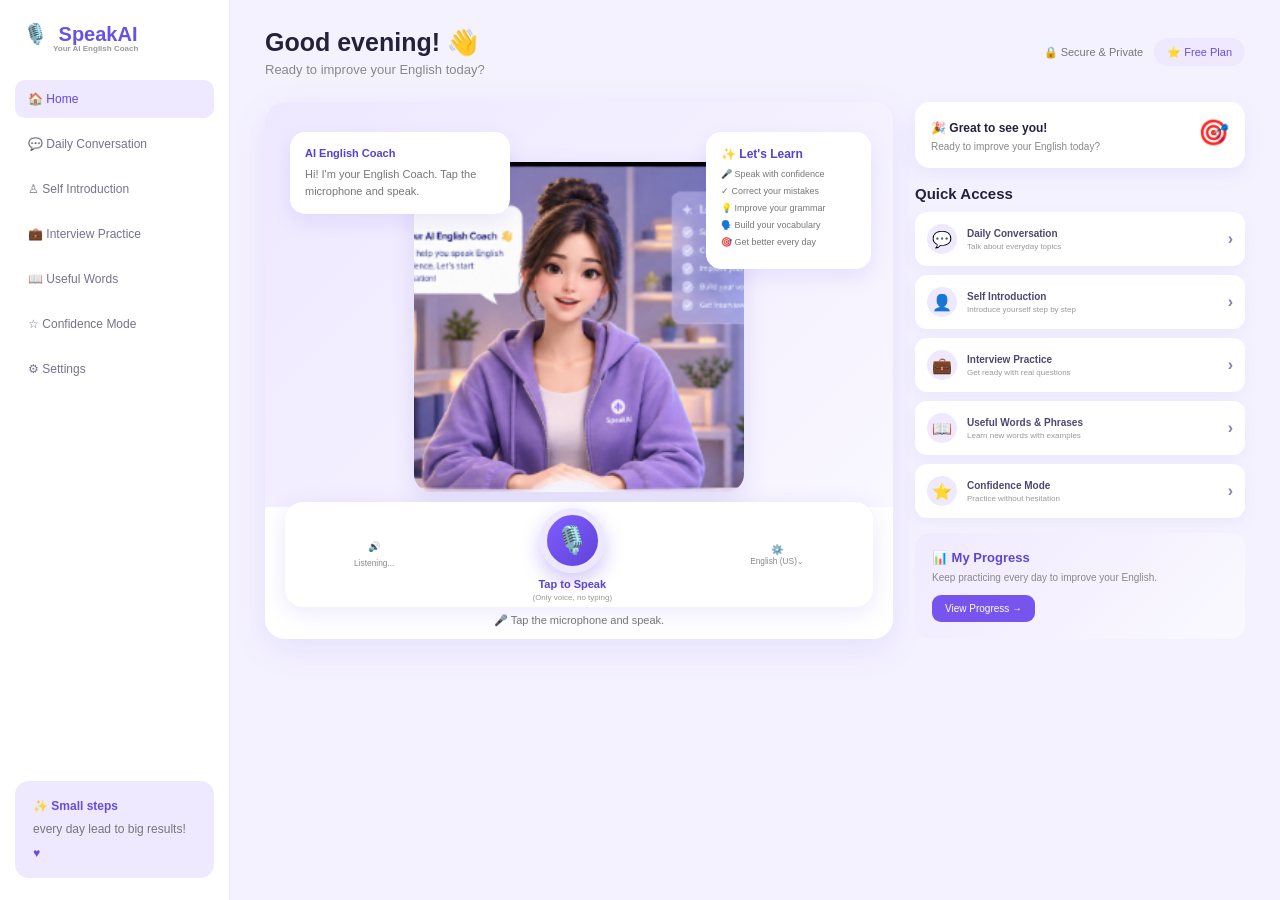
<file: index.html>
<!DOCTYPE html>
<html lang="en">

<head>
    <meta charset="UTF-8">
    <meta name="viewport" content="width=device-width, initial-scale=1.0">

    <title>SpeakAI - English Coach</title>

    <link rel="stylesheet" href="style.css">
</head>

<body>

<div class="app">

    <!-- SIDEBAR -->
    <aside class="sidebar">

        <div class="logo">
            🎙️ <span>SpeakAI</span>
            <small>Your AI English Coach</small>
        </div>

        <button class="active">🏠 Home</button>
        <button>💬 Daily Conversation</button>
        <button>♙ Self Introduction</button>
        <button>💼 Interview Practice</button>
        <button>📖 Useful Words</button>
        <button>☆ Confidence Mode</button>
        <button>⚙ Settings</button>

        <div class="sidebar-tip">
            <b>✨ Small steps</b>
            <p>every day lead to big results!</p>
            <span>♥</span>
        </div>

    </aside>


    <!-- MAIN -->
    <main class="main">

        <header class="topbar">

            <div>
                <h1>Good evening! 👋</h1>
                <p>Ready to improve your English today?</p>
            </div>

            <div class="badges">
                🔒 Secure & Private
                <span>⭐ Free Plan</span>
            </div>

        </header>


        <section class="content">

            <!-- AI AREA -->
            <div class="ai-card">

                <div class="girl-area">

                    <img
                        src="speakai_girl_reference.png"
                        class="ai-girl"
                        alt="SpeakAI Girl"
                    >

                    <div class="speech-bubble">

                        <b>👋 Hi! I'm your AI English Coach</b>

                        <p>
                            I'm here to help you speak
                            English confidently.
                            Let's practice together!
                        </p>

                    </div>

                    <div class="learn-box">

                        <h3>✨ Let's Learn</h3>

                        <p>🎤 Speak with confidence</p>
                        <p>✓ Correct your mistakes</p>
                        <p>💡 Improve your grammar</p>
                        <p>🗣️ Build your vocabulary</p>
                        <p>🎯 Get better every day</p>

                    </div>

                </div>


                <!-- VOICE BOX -->
                <div class="voice-box">

                    <div class="voice-side">

                        <div class="sound-icon">
                            🔊
                        </div>

                        <small>Listening...</small>

                    </div>


                    <div class="mic-area">

                        <button
                            id="micButton"
                            class="mic-button"
                        >
                            🎙️
                        </button>

                        <b>Tap to Speak</b>

                        <small>
                            (Only voice, no typing)
                        </small>

                    </div>


                    <div class="language">

                        <div>⚙️</div>

                        <small>
                            English (US)⌄
                        </small>

                    </div>

                </div>


                <div class="voice-status">

                    <p>
                        🎤 Tap the microphone and speak
                    </p>

                </div>

            </div>


            <!-- RIGHT PANEL -->
            <div class="right-panel">

                <div class="ready-card">

                    <div>
                        <b>🎉 Great to see you!</b>

                        <p>
                            Ready to improve your
                            English today?
                        </p>
                    </div>

                    <strong>🎯</strong>

                </div>


                <h2>Quick Access</h2>


                <div class="quick-card">

                    <span>💬</span>

                    <div>
                        <b>Daily Conversation</b>
                        <small>Talk about everyday topics</small>
                    </div>

                    <strong>›</strong>

                </div>


                <div class="quick-card">

                    <span>👤</span>

                    <div>
                        <b>Self Introduction</b>
                        <small>Introduce yourself step by step</small>
                    </div>

                    <strong>›</strong>

                </div>


                <div class="quick-card">

                    <span>💼</span>

                    <div>
                        <b>Interview Practice</b>
                        <small>Get ready with real questions</small>
                    </div>

                    <strong>›</strong>

                </div>


                <div class="quick-card">

                    <span>📖</span>

                    <div>
                        <b>Useful Words & Phrases</b>
                        <small>Learn new words with examples</small>
                    </div>

                    <strong>›</strong>

                </div>


                <div class="quick-card">

                    <span>⭐</span>

                    <div>
                        <b>Confidence Mode</b>
                        <small>Practice without hesitation</small>
                    </div>

                    <strong>›</strong>

                </div>


                <!-- PROGRESS -->
                <div class="progress-mini">

                    <h3>📊 My Progress</h3>

                    <p>
                        Keep practicing every day
                        to improve your English.
                    </p>

                    <a href="progress.html">
                        View Progress →
                    </a>

                </div>

            </div>

        </section>

    </main>

</div>


<!-- SCRIPTS -->
<script src="progress.js"></script>
<script src="script.js?v=5"></script>

</body>
</html>
</file>
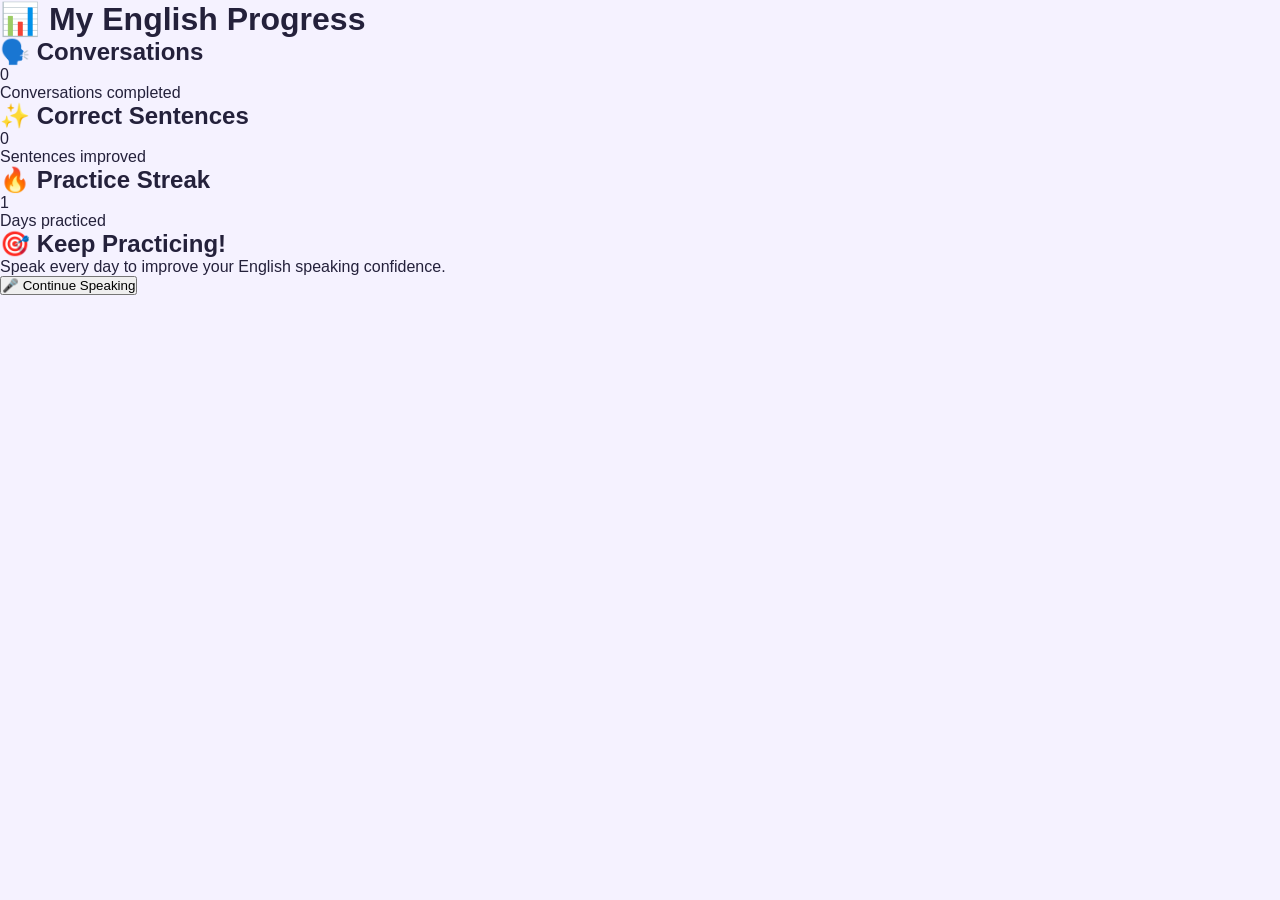
<file: progress.html>
<!DOCTYPE html>
<html lang="en">
<head>
    <meta charset="UTF-8">
    <meta name="viewport" content="width=device-width, initial-scale=1.0">
    <title>SpeakAI Progress</title>
    <link rel="stylesheet" href="style.css">
</head>

<body>

<div class="progress-page">

    <h1>📊 My English Progress</h1>

    <div class="progress-grid">

        <div class="progress-card">
            <h2>🗣️ Conversations</h2>
            <p class="progress-value" id="conversationCount">0</p>
            <span>Conversations completed</span>
        </div>

        <div class="progress-card">
            <h2>✨ Correct Sentences</h2>
            <p class="progress-value" id="correctCount">0</p>
            <span>Sentences improved</span>
        </div>

        <div class="progress-card">
            <h2>🔥 Practice Streak</h2>
            <p class="progress-value" id="streakCount">1</p>
            <span>Days practiced</span>
        </div>

    </div>

    <div class="progress-section">

        <h2>🎯 Keep Practicing!</h2>

        <p>
            Speak every day to improve your English
            speaking confidence.
        </p>

        <button onclick="goHome()">
            🎤 Continue Speaking
        </button>

    </div>

</div>

<script>

const conversations =
    Number(
        localStorage.getItem("conversations")
    ) || 0;

const correctSentences =
    Number(
        localStorage.getItem("correctSentences")
    ) || 0;

document.getElementById(
    "conversationCount"
).textContent = conversations;

document.getElementById(
    "correctCount"
).textContent = correctSentences;


function goHome() {

    window.location.href =
        "index.html";
}

</script>

</body>
</html>
</file>
<file: style.css>
* {
    margin: 0;
    padding: 0;
    box-sizing: border-box;
}

body {
    font-family: Arial, sans-serif;
    background: #f5f2ff;
    color: #24213b;
}

.app {
    min-height: 100vh;
    display: flex;
}

/* SIDEBAR */

.sidebar {
    width: 230px;
    background: white;
    padding: 22px 15px;
    border-right: 1px solid #eee8ff;
    display: flex;
    flex-direction: column;
    gap: 7px;
}

.logo {
    color: #6752e8;
    font-size: 20px;
    font-weight: bold;
    margin-bottom: 20px;
    padding-left: 8px;
}

.logo span {
    margin-left: 5px;
}

.logo small {
    display: block;
    font-size: 8px;
    color: #999;
    margin-left: 30px;
    margin-top: -2px;
}

.sidebar button {
    border: none;
    background: transparent;
    text-align: left;
    padding: 12px 13px;
    border-radius: 10px;
    color: #77718e;
    cursor: pointer;
    font-size: 12px;
    transition: .2s;
}

.sidebar button:hover,
.sidebar button.active {
    background: #eee9ff;
    color: #6049df;
}

.sidebar-tip {
    margin-top: auto;
    background: #eee9ff;
    padding: 18px;
    border-radius: 14px;
    color: #654de1;
    font-size: 12px;
}

.sidebar-tip p {
    margin-top: 7px;
    line-height: 1.5;
    color: #777;
}

.sidebar-tip span {
    display: block;
    margin-top: 8px;
}

/* MAIN */

.main {
    flex: 1;
    padding: 28px 35px;
}

.topbar {
    display: flex;
    justify-content: space-between;
    align-items: center;
    margin-bottom: 25px;
}

.topbar h1 {
    font-size: 25px;
}

.topbar p {
    color: #888;
    margin-top: 5px;
    font-size: 13px;
}

.badges {
    font-size: 11px;
    color: #777;
}

.badges span {
    background: #eee9ff;
    color: #674de2;
    padding: 8px 13px;
    border-radius: 20px;
    margin-left: 8px;
}

/* CONTENT */

.content {
    display: grid;
    grid-template-columns: minmax(500px, 1fr) 330px;
    gap: 22px;
}

/* AI CARD */

.ai-card {
    background: white;
    border-radius: 20px;
    overflow: hidden;
    box-shadow: 0 10px 35px #6752e81c;
}

.girl-area {
    height: 405px;
    background: linear-gradient(
        135deg,
        #eee8ff,
        #f9f7ff
    );
    position: relative;
    display: flex;
    justify-content: center;
    align-items: flex-end;
    overflow: hidden;
}

/* GIRL IMAGE */

.ai-girl {
    display: block;
    width: 330px;
    height: 330px;
    object-fit: cover;
    object-position: center;
    border-radius: 18px;
    margin: 0 auto 15px;
    box-shadow: 0 8px 25px #5c46c522;
}

/* SPEECH BUBBLE */

.speech-bubble {
    position: absolute;
    top: 30px;
    left: 25px;
    width: 220px;
    background: white;
    padding: 15px;
    border-radius: 15px;
    box-shadow: 0 8px 20px #6752e81c;
    font-size: 11px;
    z-index: 5;
}

.speech-bubble b {
    color: #5540cf;
}

.speech-bubble p {
    margin-top: 7px;
    color: #777;
    line-height: 1.5;
}

/* LEARN BOX */

.learn-box {
    position: absolute;
    top: 30px;
    right: 22px;
    background: white;
    padding: 15px;
    width: 165px;
    border-radius: 15px;
    box-shadow: 0 8px 20px #6752e81c;
    z-index: 5;
}

.learn-box h3 {
    font-size: 12px;
    color: #5540cf;
    margin-bottom: 8px;
}

.learn-box p {
    font-size: 9px;
    color: #777;
    margin: 7px 0;
}

/* VOICE BOX */

.voice-box {
    margin: -5px 20px 0;
    background: white;
    border-radius: 18px;
    box-shadow: 0 5px 25px #6752e822;
    min-height: 105px;
    display: flex;
    align-items: center;
    justify-content: space-around;
    position: relative;
    z-index: 10;
}

.voice-side,
.language {
    text-align: center;
    color: #888;
    font-size: 10px;
}

.sound-icon {
    color: #7654ed;
    margin-bottom: 5px;
}

.mic-area {
    text-align: center;
    display: flex;
    flex-direction: column;
    align-items: center;
}

.mic-button {
    width: 65px;
    height: 65px;
    border: 7px solid #eee8ff;
    border-radius: 50%;
    background: linear-gradient(
        135deg,
        #805cff,
        #6043d9
    );
    color: white;
    font-size: 27px;
    cursor: pointer;
    box-shadow: 0 8px 20px #7654ed55;
    transition: .2s;
}

.mic-button:hover {
    transform: scale(1.05);
}

.mic-button.listening {
    animation: pulse 1s infinite;
}

@keyframes pulse {
    0% {
        box-shadow: 0 0 0 0 #7654ed66;
    }

    70% {
        box-shadow: 0 0 0 18px #7654ed00;
    }

    100% {
        box-shadow: 0 0 0 0 #7654ed00;
    }
}

.mic-area b {
    font-size: 11px;
    color: #5942d2;
    margin-top: 5px;
}

.mic-area small {
    font-size: 8px;
    color: #999;
    margin-top: 3px;
}

/* VOICE STATUS */

.voice-status {
    text-align: center;
    min-height: 30px;
    padding: 7px;
}

.voice-status p {
    font-size: 11px;
    color: #777;
}

/* RIGHT PANEL */

.right-panel h2 {
    font-size: 15px;
    margin: 17px 0 10px;
}

.ready-card {
    background: white;
    padding: 16px;
    border-radius: 15px;
    display: flex;
    justify-content: space-between;
    box-shadow: 0 7px 20px #6752e815;
}

.ready-card b {
    font-size: 12px;
}

.ready-card p {
    color: #888;
    font-size: 10px;
    margin-top: 5px;
}

.ready-card strong {
    font-size: 25px;
    color: #7654ed;
}

/* QUICK CARDS */

.quick-card {
    background: white;
    padding: 12px;
    margin-bottom: 9px;
    border-radius: 12px;
    display: flex;
    align-items: center;
    gap: 10px;
    cursor: pointer;
    box-shadow: 0 5px 15px #6752e810;
    transition: .2s;
}

.quick-card:hover {
    transform: translateX(3px);
}

.quick-card > span {
    width: 30px;
    height: 30px;
    border-radius: 50%;
    background: #eee9ff;
    display: grid;
    place-items: center;
}

.quick-card div {
    flex: 1;
}

.quick-card b {
    display: block;
    font-size: 10px;
    color: #4e4770;
}

.quick-card small {
    display: block;
    font-size: 8px;
    color: #999;
    margin-top: 3px;
}

.quick-card strong {
    color: #8b7cbd;
}

/* PROGRESS */

.progress-mini {
    margin-top: 15px;
    background: linear-gradient(
        135deg,
        #f0eaff,
        #faf9ff
    );
    padding: 17px;
    border-radius: 15px;
}

.progress-mini h3 {
    color: #5c46d4;
    font-size: 13px;
}

.progress-mini p {
    color: #888;
    font-size: 10px;
    margin: 7px 0 12px;
}

.progress-mini a {
    display: inline-block;
    background: #7654ed;
    color: white;
    padding: 8px 13px;
    border-radius: 9px;
    text-decoration: none;
    font-size: 10px;
}

/* RESPONSIVE */

@media (max-width: 1000px) {

    .sidebar {
        width: 190px;
    }

    .content {
        grid-template-columns: 1fr;
    }

    .right-panel {
        display: grid;
        grid-template-columns: 1fr 1fr;
        gap: 10px;
    }
}

@media (max-width: 700px) {

    .sidebar {
        display: none;
    }

    .main {
        padding: 18px;
    }

    .topbar {
        display: block;
    }

    .badges {
        margin-top: 10px;
    }

    .content {
        grid-template-columns: 1fr;
    }

    .girl-area {
        height: 350px;
    }

    .ai-girl {
        width: 280px;
        height: 280px;
    }

    .speech-bubble,
    .learn-box {
        display: none;
    }

    .right-panel {
        display: block;
    }
}
/* AI GIRL SPEAKING ANIMATION */
.ai-girl.speaking {
    animation: girlSpeak 0.7s ease-in-out infinite alternate;
}

@keyframes girlSpeak {
    0% {
        transform: translateY(0) scale(1);
    }

    100% {
        transform: translateY(-7px) scale(1.02);
    }
}

/* voice active */
.voice-active .ai-girl {
    filter: brightness(1.05);
}
/* AI GIRL - NATURAL SPEAKING MOTION */

.ai-girl {
    transition: transform 0.25s ease;
}

.ai-girl.speaking {
    animation:
        naturalSpeak 1.4s ease-in-out infinite;
}

@keyframes naturalSpeak {

    0% {
        transform: translateY(0) scale(1);
    }

    25% {
        transform: translateY(-3px) scale(1.008);
    }

    50% {
        transform: translateY(0) scale(1.015);
    }

    75% {
        transform: translateY(-2px) scale(1.008);
    }

    100% {
        transform: translateY(0) scale(1);
    }
}
/* ===== AI GIRL SPEAKING ===== */

.ai-girl {
    transition:
        transform 0.25s ease,
        filter 0.25s ease;
}

.ai-girl.speaking {
    animation: naturalTalking 1.2s ease-in-out infinite;
    filter: brightness(1.04);
}

@keyframes naturalTalking {

    0% {
        transform: translateY(0) scale(1);
    }

    20% {
        transform: translateY(-3px) scale(1.008);
    }

    40% {
        transform: translateY(0) scale(1.015);
    }

    60% {
        transform: translateY(-2px) scale(1.008);
    }

    80% {
        transform: translateY(0) scale(1.012);
    }

    100% {
        transform: translateY(0) scale(1);
    }
}
/* =========================
   AI GIRL SPEAKING ANIMATION
========================= */

.ai-girl {
    transition: transform 0.25s ease, filter 0.25s ease;
    transform-origin: center bottom;
}

.ai-girl.speaking {
    animation: aiGirlSpeaking 1.2s ease-in-out infinite;
    filter: brightness(1.05);
}

@keyframes aiGirlSpeaking {

    0% {
        transform: translateY(0) scale(1);
    }

    25% {
        transform: translateY(-2px) scale(1.008);
    }

    50% {
        transform: translateY(0) scale(1.015);
    }

    75% {
        transform: translateY(-2px) scale(1.008);
    }

    100% {
        transform: translateY(0) scale(1);
    }
}
</file>
